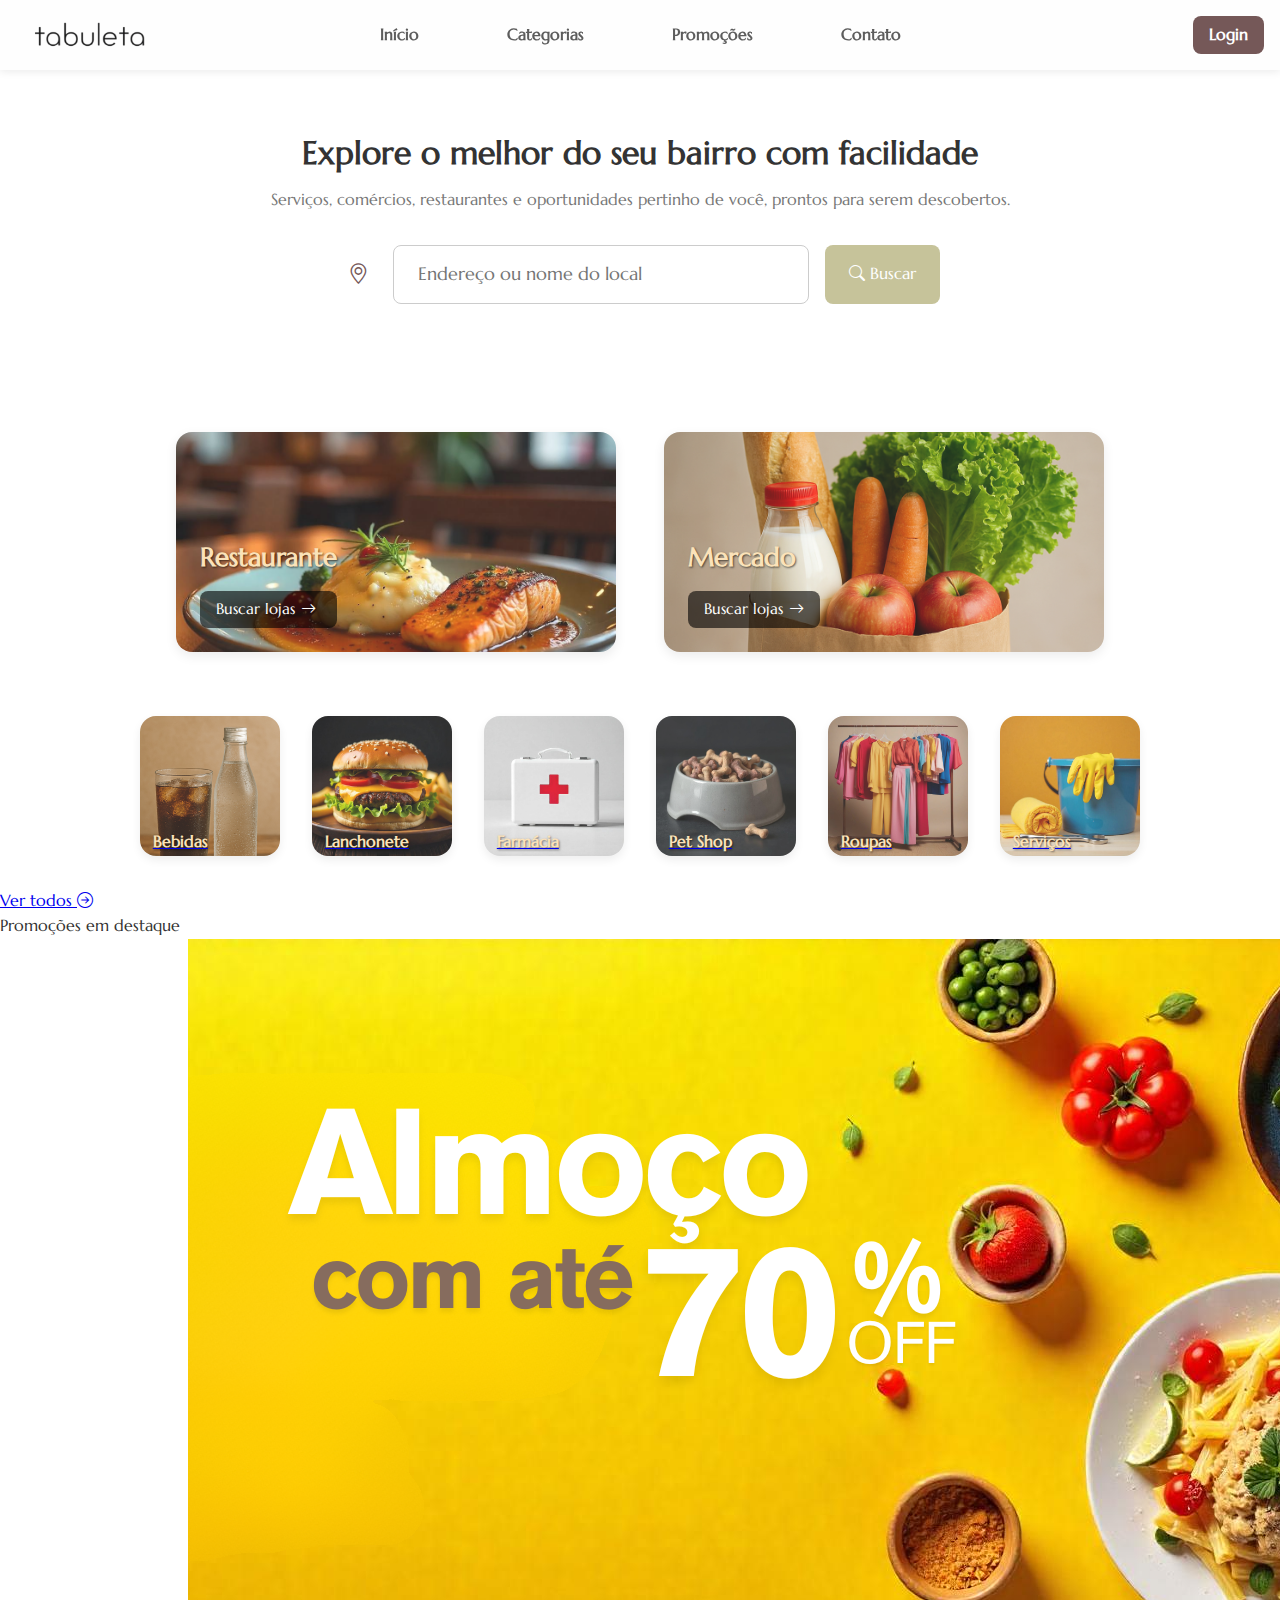
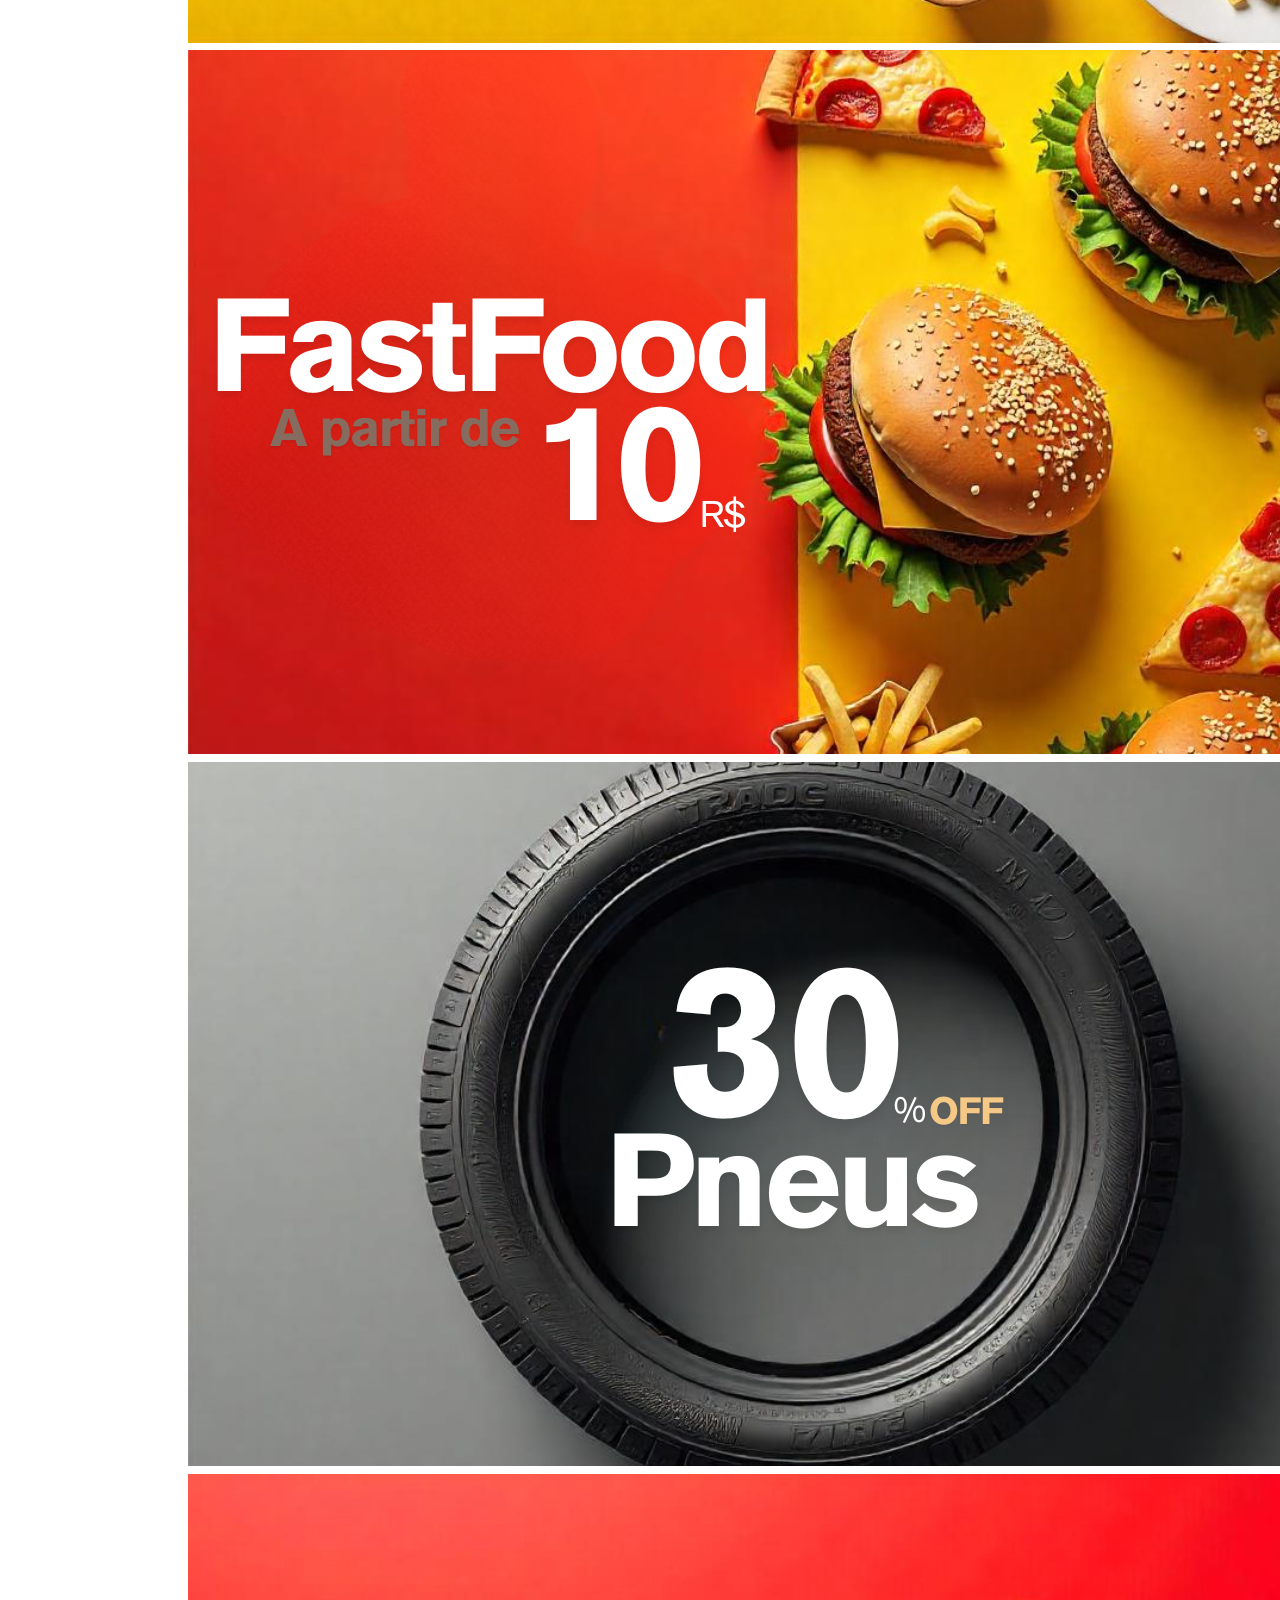
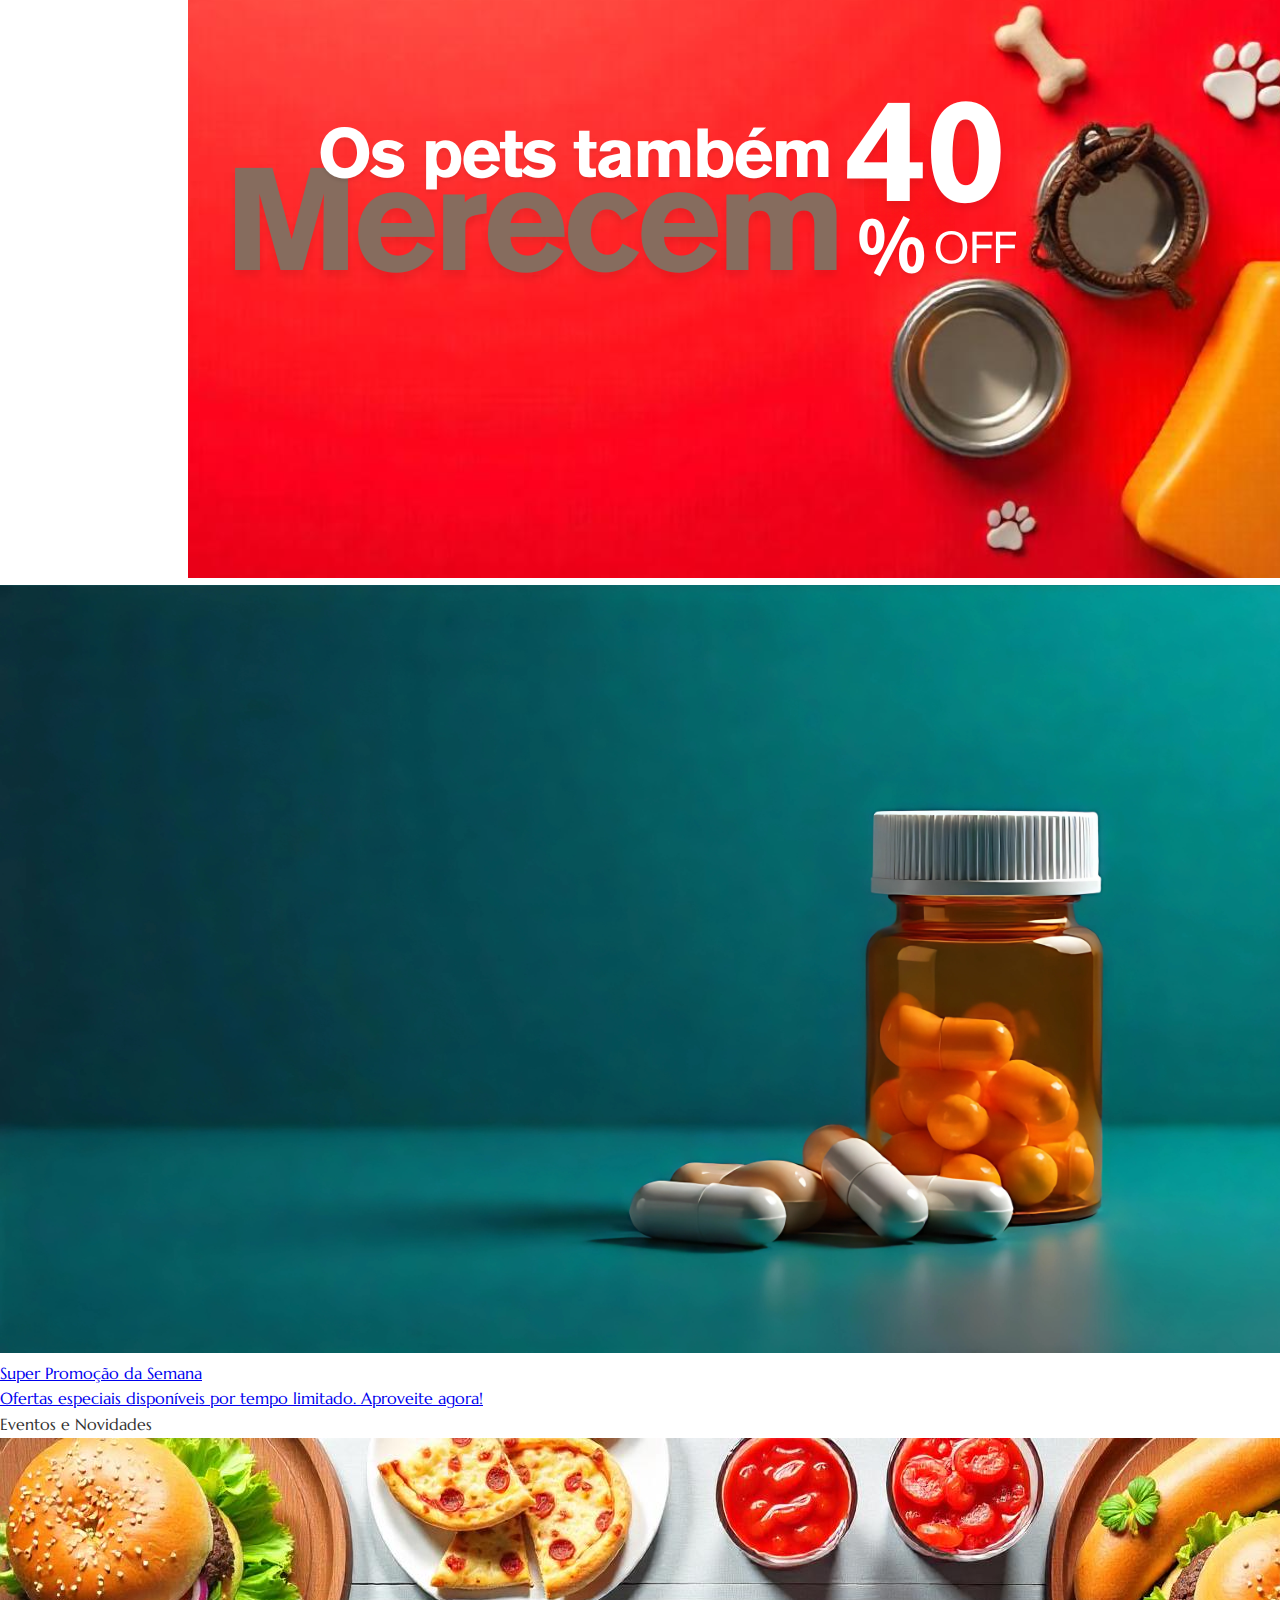
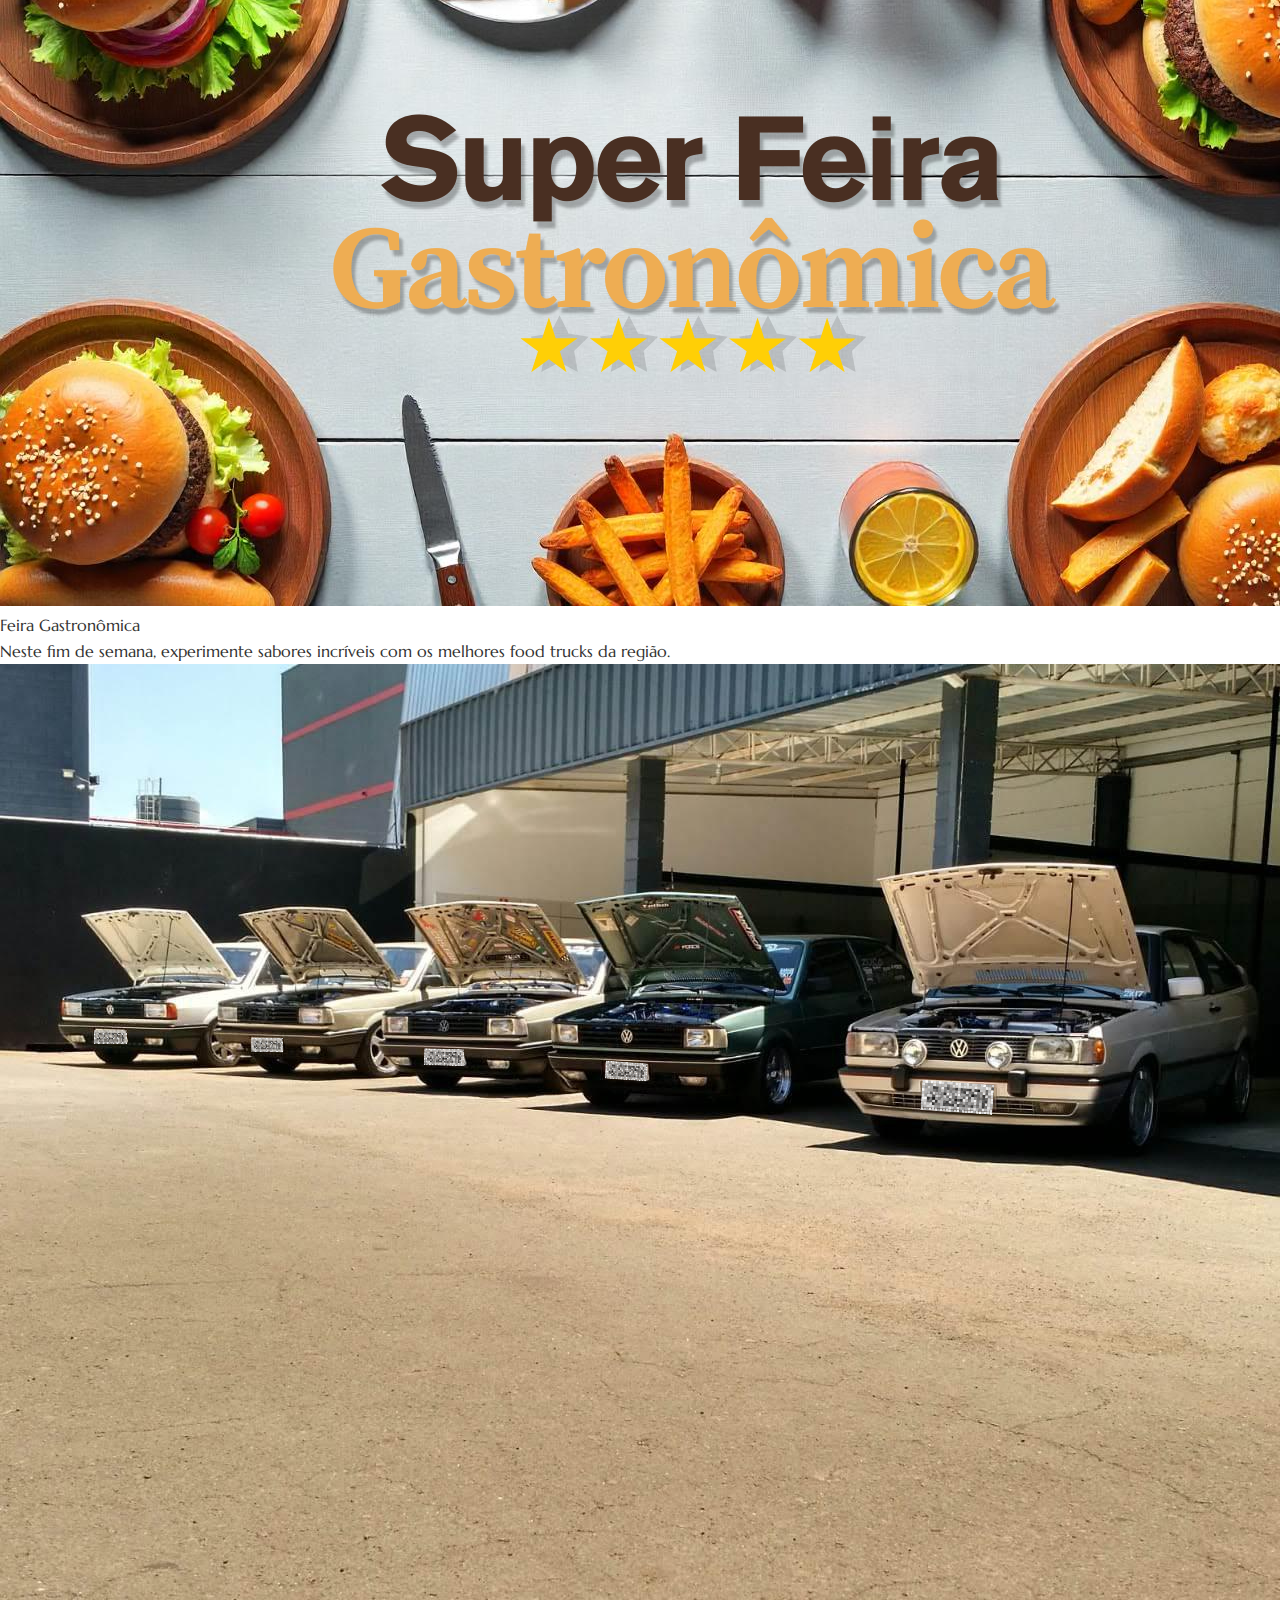
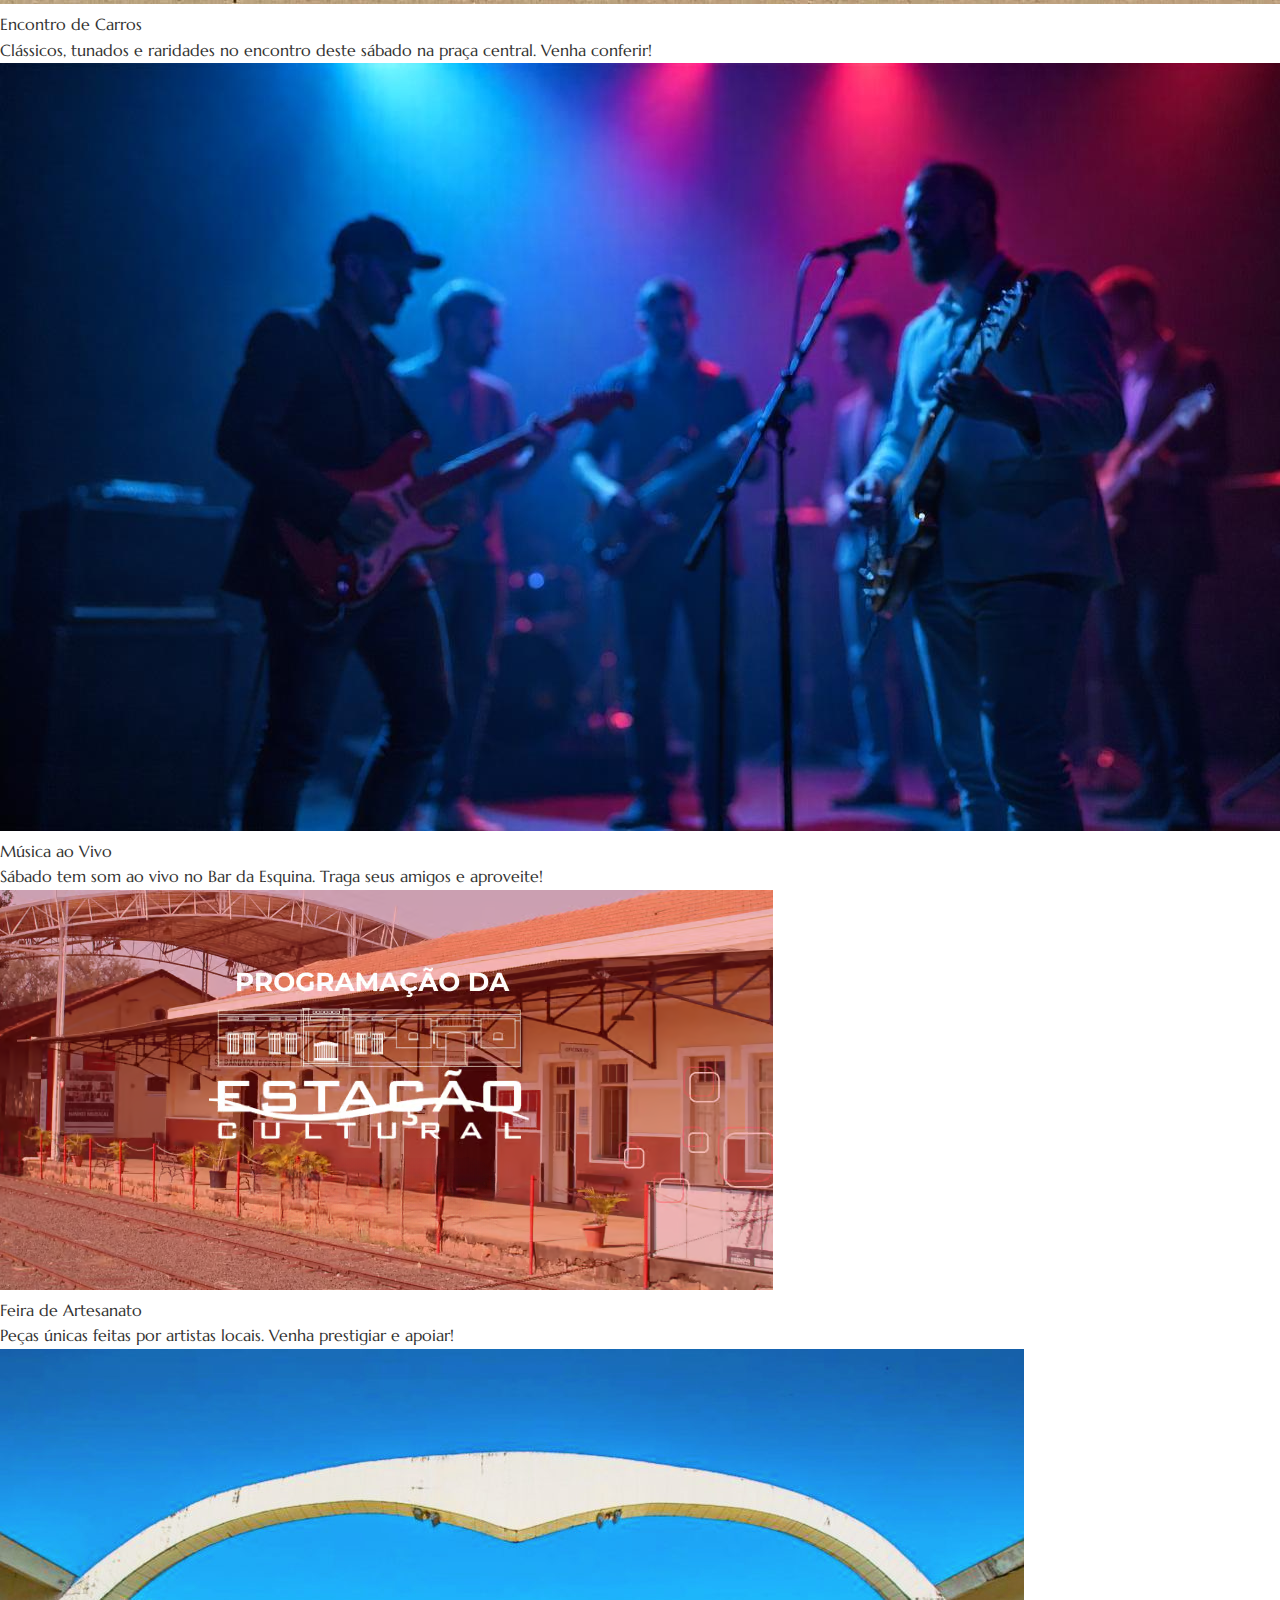
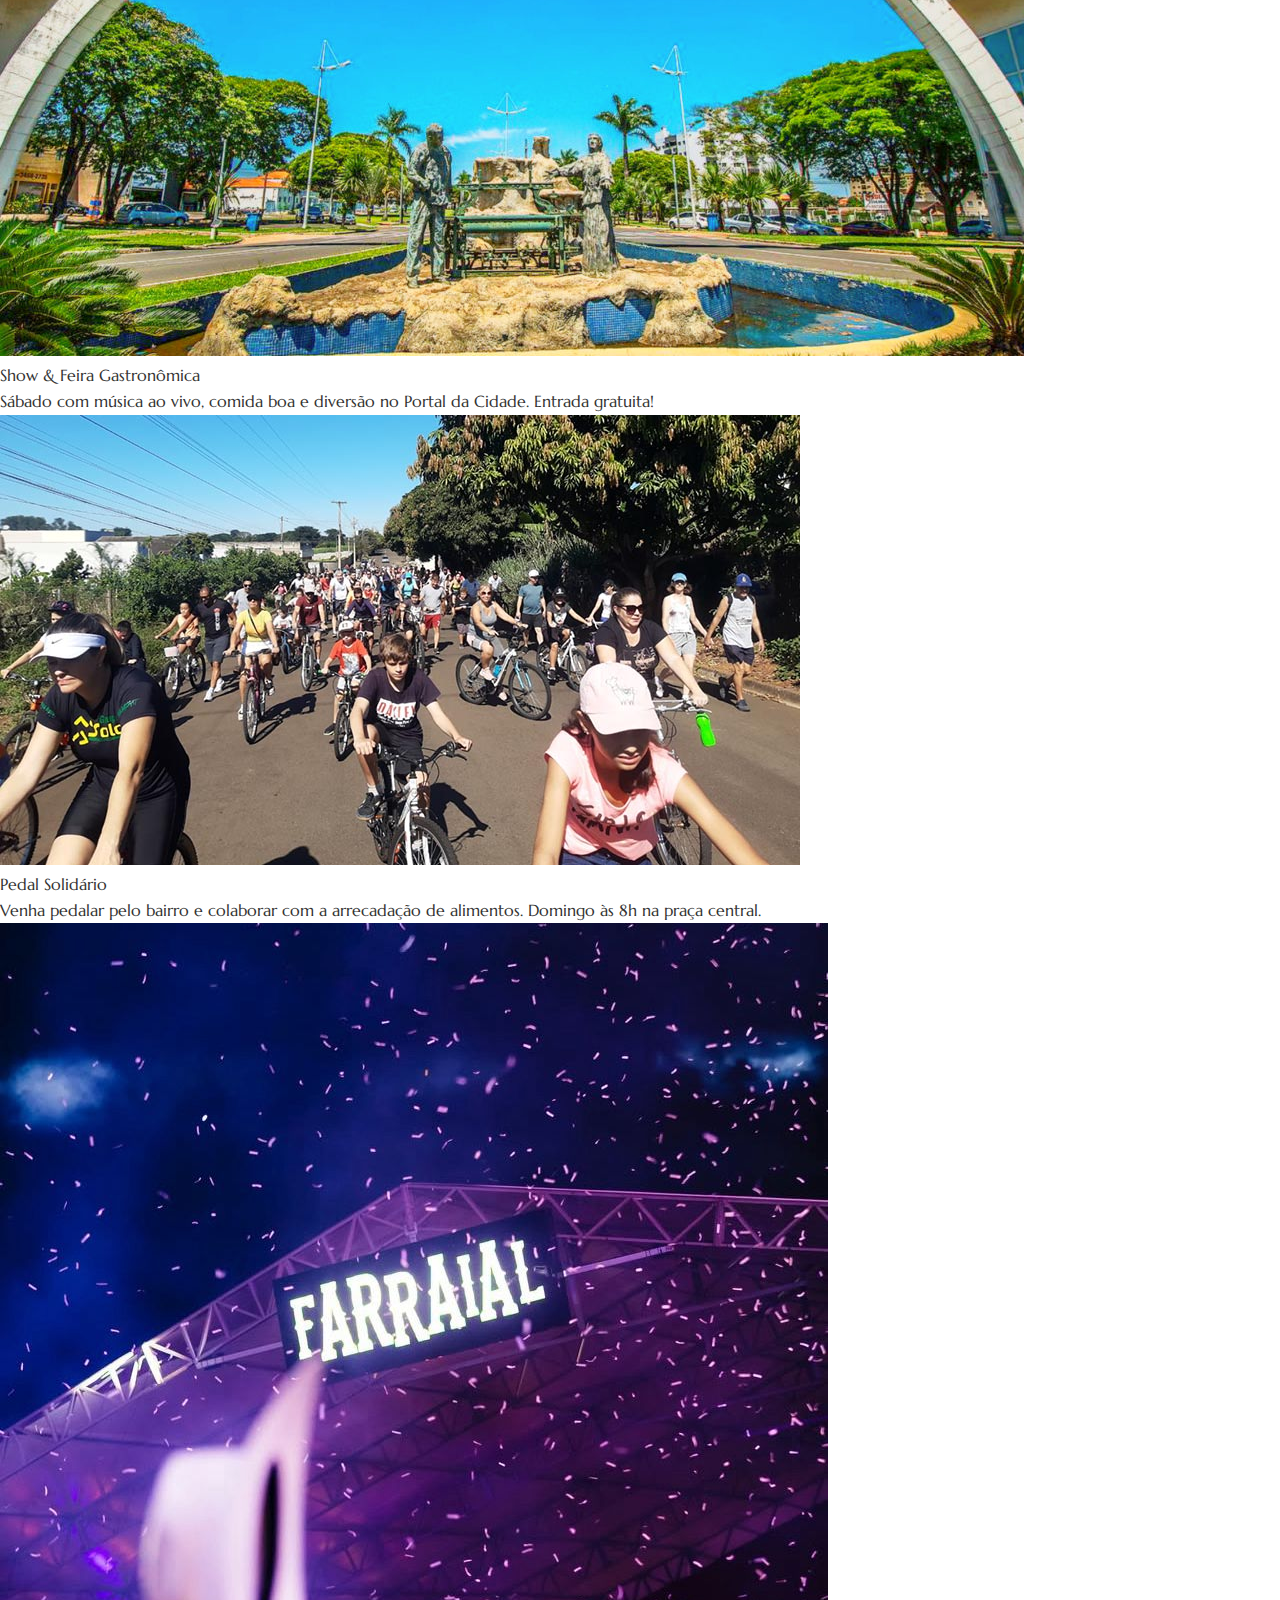
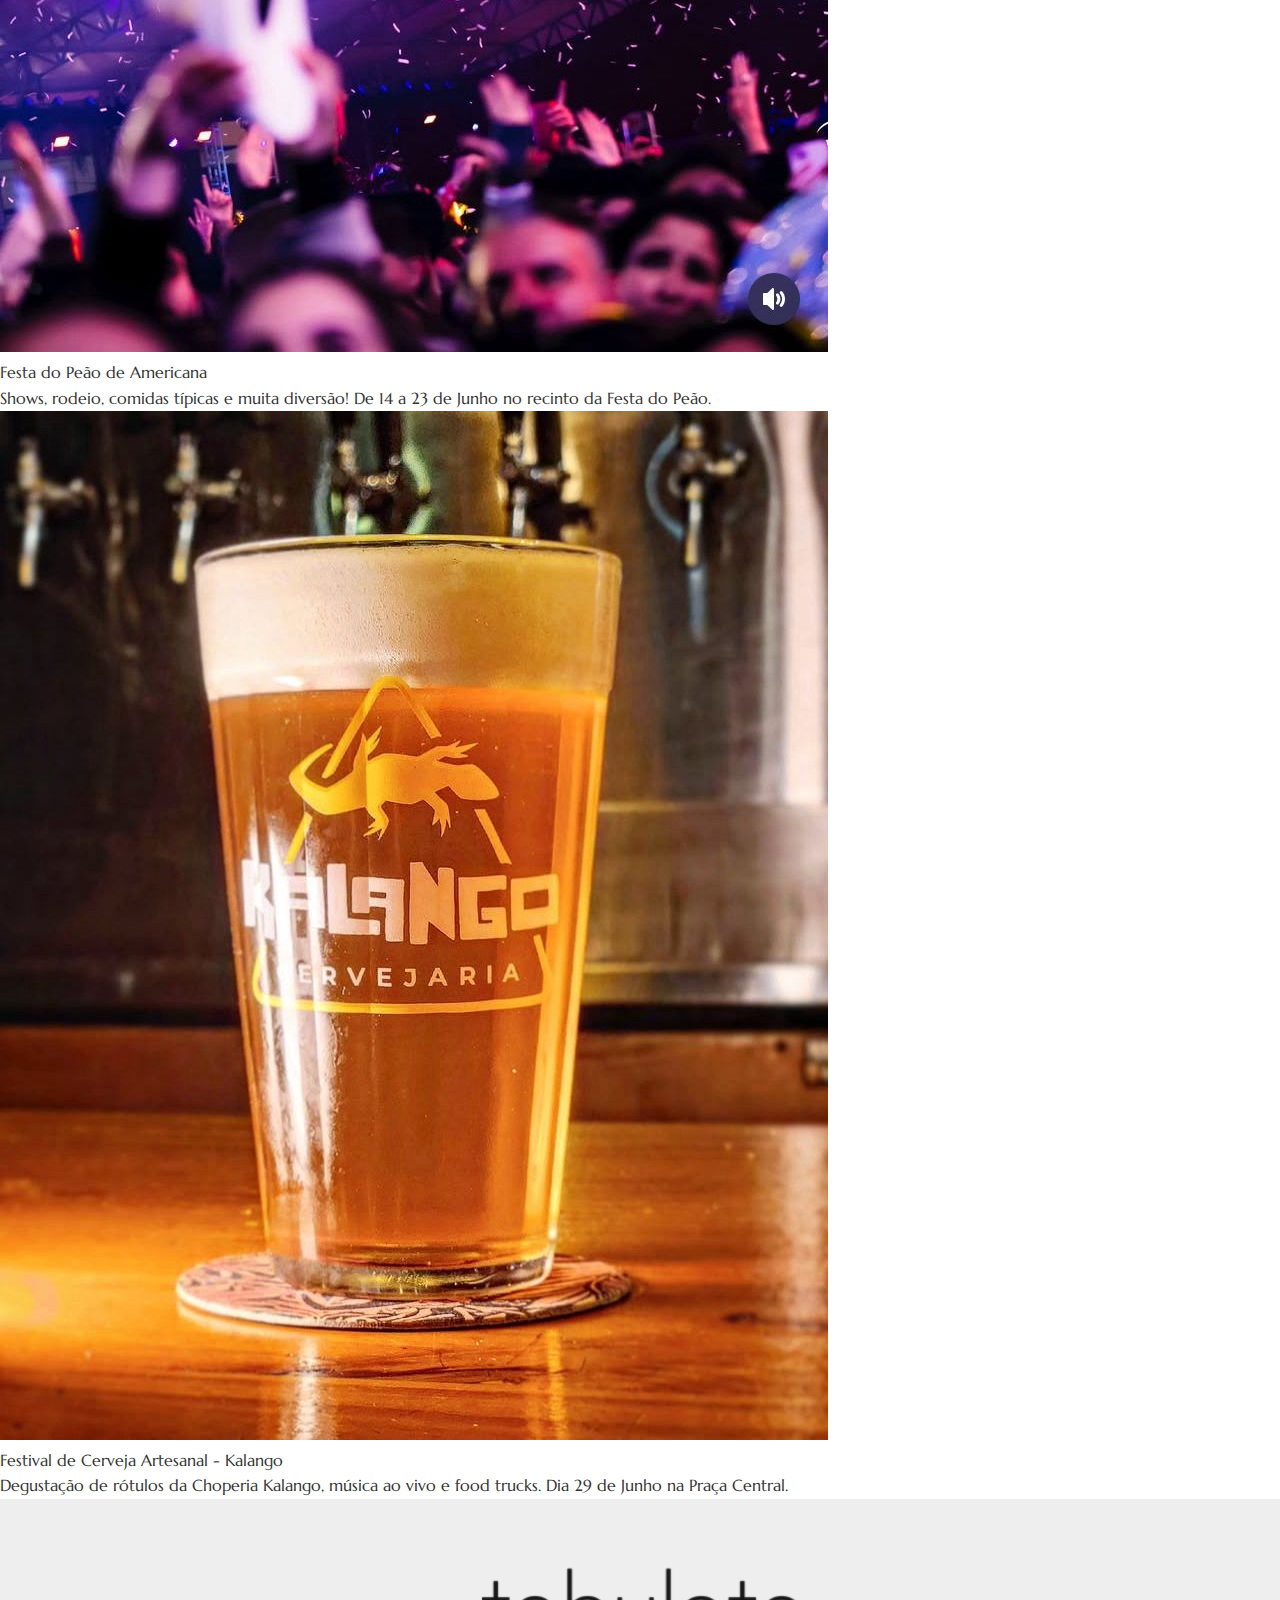
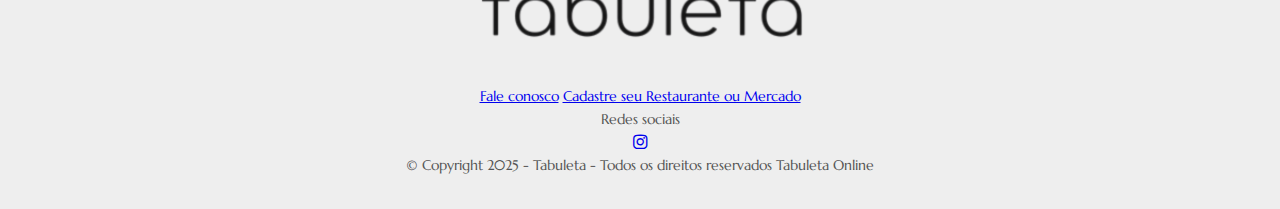
<file: index.html>
<!DOCTYPE html>
<html lang="pt-br">

<head>
    <meta name="description"
        content="Encontre os melhores estabelecimentos do seu bairro. Restaurantes, mercados, serviços e muito mais.">
    <meta name="viewport" content="width=device-width, initial-scale=1.0">
    <meta charset="UTF-8">
    <title>Tabuleta</title>

    <!-- Bootstrap & Icons -->
    <link rel="stylesheet" href="https://cdn.jsdelivr.net/npm/bootstrap-icons@1.11.3/font/bootstrap-icons.css" />
    <link rel="stylesheet" href="https://stackpath.bootstrapcdn.com/bootstrap/4.1.3/css/bootstrap.min.css"
        integrity="sha384-MCw98/SFnGE8fJT3GXwEOngsV7Zt27NXFoaoApmYm81iuXoPkFOJwJ8ERdknLPMO" crossorigin="anonymous" />

    <!-- Stylesheets -->
    <link rel="stylesheet" href="/css/reset.css">
    <link rel="stylesheet" href="/partials/header.css">
    <link rel="stylesheet" href="/css/home.css">


    <!-- Fonts -->
    <link rel="preconnect" href="https://fonts.googleapis.com" />
    <link rel="preconnect" href="https://fonts.gstatic.com" crossorigin />
    <link href="https://fonts.googleapis.com/css2?family=Marcellus&family=Marcellus+SC&display=swap" rel="stylesheet" />
    <!--icone aba-->
    <link rel="icon" href="assets/icon 32x32.png" type="image/png">



</head>

<body>
    <header class="header" role="banner">
        <div class="container-header">
            <a href="index.html" class="logo">
                <img src="/assets/Logo.png" alt="Logo Tabuleta" class="logo-img" />
            </a>


            <nav class="nav" id="nav" role="navigation" aria-label="Menu principal">
                <ul class="nav-list">
                    <li><a class="link-nav" href="home.html">Início</a></li>
                    <li><a class="link-nav" href="#categorias">Categorias</a></li>
                    <li><a class="link-nav" href="#promocoes">Promoções</a></li>
                    <li><a class="link-nav" href="#contato">Contato</a></li>
                </ul>
            </nav>

            <div class="button-contato">
                <a class="button-nav login" href="login.html">Login</a>
            </div>




            <!-- Botão abrir menu -->
            <div class="abrir-menu" id="menu-toggle" aria-label="Abrir menu">
                <i class="bi bi-list"></i>
            </div>

            <!-- Menu Mobile -->
            <div class="menu-mobile" id="menu-mobile" role="dialog" aria-modal="true">
                <button class="btn-fechar" id="closeBtn" aria-label="Fechar menu">
                    <i class="bi bi-x-lg"></i>
                </button>
                <nav>
                    <ul>
                        <li><a class="link-nav" href="home.html">Início</a></li>
                        <li><a class="link-nav" href="#categorias">Categorias</a></li>
                        <li><a class="link-nav" href="#promocoes">Promoções</a></li>
                        <li><a class="link-nav" href="#contato">Contato</a></li>
                        <li><a class="link-nav login" href="login.html">Login</a></li>
                    </ul>
                </nav>
            </div>

            <!-- Overlay -->
            <div class="overlay-menu" id="overlay"></div>
    </header>


    <main class="main-home">
        <!-- Hero -->
        <section class="hero" aria-label="Apresentação">
            <div class="hero-content">
                <h1>Explore o melhor do seu bairro com facilidade</h1>
                <p>Serviços, comércios, restaurantes e oportunidades pertinho de você, prontos para serem descobertos.
                </p>

                <form class="search-form" role="search">
                    <i class="bi bi-geo-alt local-icon" aria-hidden="true"></i>
                    <input type="text" id="endereco" name="endereco" placeholder="Endereço ou nome do local"
                        aria-label="Buscar estabelecimento">
                    <button type="submit" aria-label="Buscar"><i class="bi bi-search"></i> Buscar</button>
                </form>
            </div>
        </section>

        <!-- Categorias -->
        <section class="categorias" id="categorias" aria-label="Categorias de serviços">
            <div class="categorias-grid">
                <article class="card-categoria restaurante">
                    <img src="/assets/Food2.png" alt="Imagem de hambúrguer" class="img-categoria-bg" />
                    <div class="conteudo-card">
                        <h2>Restaurante</h2>
                        <a href="#" class="btn-card">Buscar lojas <i class="bi bi-arrow-right"></i></a>
                    </div>
                </article>


                <article class="card-categoria mercado">
                    <img src="/assets/supermarket2.png" alt="Carrinho de supermercado" class="img-categoria-bg" />
                    <div class="conteudo-card">
                        <h2>Mercado</h2>
                        <a href="#" class="btn-card">Buscar lojas <i class="bi bi-arrow-right"></i></a>
                    </div>
                </article>
            </div>
        </section>


        <section class="subcategorias" aria-label="Subcategorias de serviços">
            <div class="subcategorias-grid">

                <a href="bebidas.html" class="card-categoria-pequeno">
                    <img src="/assets/drink.png" alt="Bebidas" class="img-categoria-bg">
                    <div class="conteudo-card">
                        <h2>Bebidas</h2>
                    </div>
                </a>

                <a href="lanchonete.html" class="card-categoria-pequeno">
                    <img src="/assets/Hamburger2.png" alt="Lanchonete" class="img-categoria-bg">
                    <div class="conteudo-card">
                        <h2>Lanchonete</h2>
                    </div>
                </a>

                <a href="farmacia.html" class="card-categoria-pequeno">
                    <img src="/assets/pharmacy.jpeg" alt="Farmácia" class="img-categoria-bg">
                    <div class="conteudo-card">
                        <h2>Farmácia</h2>
                    </div>
                </a>

                <a href="petshop.html" class="card-categoria-pequeno">
                    <img src="/assets/pet.png" alt="Pet Shop" class="img-categoria-bg">
                    <div class="conteudo-card">
                        <h2>Pet Shop</h2>
                    </div>
                </a>

                <a href="roupas.html" class="card-categoria-pequeno">
                    <img src="/assets/clothes.png" alt="Roupas" class="img-categoria-bg">
                    <div class="conteudo-card">
                        <h2>Roupas</h2>
                    </div>
                </a>

                <a href="servicos.html" class="card-categoria-pequeno">
                    <img src="/assets/services.png" alt="Serviços" class="img-categoria-bg">
                    <div class="conteudo-card">
                        <h2>Serviços</h2>
                    </div>
                </a>

            </div>
        </section>


        <div class="ver-todos-wrapper">
            <a href="#categorias" class="btn-ver-todos">Ver todos <i class="bi bi-arrow-right-circle"></i></a>
        </div>



        <!-- Promoções -->
        <section class="promocoes" id="promocoes" aria-label="Promoções locais">
            <h2>Promoções em destaque</h2>

            <div class="promocoes-grid">
                <!-- 4 cards quadrados -->
                <div class="card-promocao">
                    <img src="../assets/Food-off.png" alt="Promoção 1">
                </div>

                <div class="card-promocao">
                    <img src="../assets/Hamburger-off.png" alt="Promoção 2">
                </div>

                <div class="card-promocao">
                    <img src="../assets/Pneus-off.png" alt="Promoção 3">
                </div>

                <div class="card-promocao">
                    <img src="../assets/pet-off.png" alt="Promoção 4">
                </div>
            </div>



            <!-- Card retangular -->
            <a href="pagina-destino.html" class="card-promo-retangular">
                <img src="../assets/off-pharmacy.png" alt="Super Promoção">
                <div class="info-retangular">
                    <h3>Super Promoção da Semana</h3>
                    <p>Ofertas especiais disponíveis por tempo limitado. Aproveite agora!</p>
                </div>
            </a>
        </section>


        <!-- Eventos e Novidades -->
        <section class="eventos" id="eventos" aria-label="Eventos e Novidades no Bairro">
            <h2>Eventos e Novidades</h2>
            <div class="eventos-grid">
                <div class="card-evento">
                    <img src="../assets/feira-gastronomica.png" alt="Feira Gastronômica">
                    <div class="info-evento">
                        <h3>Feira Gastronômica</h3>
                        <p>Neste fim de semana, experimente sabores incríveis com os melhores food trucks da região.</p>
                    </div>
                </div>

                <div class="card-evento">
                    <img src="../assets/Encontro de Carros.png" alt="Encontro de Carros">
                    <div class="info-evento">
                        <h3>Encontro de Carros</h3>
                        <p>Clássicos, tunados e raridades no encontro deste sábado na praça central. Venha conferir!</p>
                    </div>
                </div>


                <div class="card-evento">
                    <img src="../assets/musica-ao-vivo.png" alt="Música ao Vivo">
                    <div class="info-evento">
                        <h3>Música ao Vivo</h3>
                        <p>Sábado tem som ao vivo no Bar da Esquina. Traga seus amigos e aproveite!</p>
                    </div>
                </div>

                <div class="card-evento">
                    <img src="../assets/Estação.png" alt="Feira de Artesanato">
                    <div class="info-evento">
                        <h3>Feira de Artesanato</h3>
                        <p>Peças únicas feitas por artistas locais. Venha prestigiar e apoiar!</p>
                    </div>
                </div>


                <div class="card-evento">
                    <img src="../assets/portal-americana.jpg" alt="Show e Feira Gastronômica no Portal da Cidade">
                    <div class="info-evento">
                        <h3>Show & Feira Gastronômica</h3>
                        <p>Sábado com música ao vivo, comida boa e diversão no Portal da Cidade. Entrada gratuita!</p>
                    </div>
                </div>



                <div class="card-evento">
                    <img src="../assets/bike.jpg" alt="Pedal Solidário no Bairro">
                    <div class="info-evento">
                        <h3>Pedal Solidário</h3>
                        <p>Venha pedalar pelo bairro e colaborar com a arrecadação de alimentos. Domingo às 8h na praça
                            central.</p>
                    </div>
                </div>


                <div class="card-evento">
                    <img src="../assets/Festa-peao.jpeg" alt="Festa do Peão de Americana">
                    <div class="info-evento">
                        <h3>Festa do Peão de Americana</h3>
                        <p>Shows, rodeio, comidas típicas e muita diversão! De 14 a 23 de Junho no recinto da Festa do
                            Peão.</p>
                    </div>
                </div>

                <div class="card-evento">
                    <img src="../assets/kalango.jpeg" alt="Festival de Cerveja Artesanal Kalango">
                    <div class="info-evento">
                        <h3>Festival de Cerveja Artesanal - Kalango</h3>
                        <p>Degustação de rótulos da Choperia Kalango, música ao vivo e food trucks. Dia 29 de Junho na
                            Praça Central.</p>
                    </div>
                </div>






            </div>
        </section>



    </main>










    <footer class="footer" id="contato">
        <div class="footer-top">
            <div class="footer-left">
                <img src="/assets/Logo.png" alt="Logo Tabuleta" class="footer-logo-img" />

                <div class="footer-links">
                    <a href="#">Fale conosco</a>
                    <a href="#">Cadastre seu Restaurante ou Mercado</a>
                </div>
            </div>

            <div class="footer-social">
                <h1>Redes sociais</h1>
                <a href="https://www.instagram.com" target="_blank" aria-label="Instagram">
                    <i class="bi bi-instagram"></i>
                </a>
            </div>
        </div>

        <div class="footer-bottom">
            <p>&copy; Copyright 2025 - Tabuleta - Todos os direitos reservados Tabuleta Online </p>
        </div>
    </footer>







    <script src="/js/header.js"></script>

</body>

</html>
</file>
<file: partials/header.css>
.header {
    position: fixed;
    top: 0;
    width: 100%;
    background-color: #fefefe;
    box-shadow: 0 2px 8px rgba(0, 0, 0, 0.08);
    z-index: 1000;
}


.container-header {
    position: relative;
    width: 100%;
    padding: 1rem 0;
    display: flex;
    justify-content: center;
    align-items: center;
    height: 70px;
}

.logo {
    position: absolute;
    left: 1rem;
    display: flex;
    align-items: center;
}

.logo-img {
    height: 50px;
    object-fit: contain;
    display: block;
    margin: 0;
    padding: 0;
}


.nav {
    flex: 1;
    display: flex;
    justify-content: center;
    align-items: center;
}

.nav-list {
    display: flex;
    gap: 5.5rem;
    list-style: none;
    text-decoration: none;
    align-items: center;
    padding: 0;
    margin: 0;
}


.link-nav {
    text-decoration: none;
    font-weight: 600;
    color: #5d5d5d;
    transition: color 0.3s ease;
    font-family: 'Roboto', "Marcellus", sans-serif, "Marcellus SC", serif;
}

.link-nav:hover {
    color: #9cad9a;
    text-decoration: none;
}

.button-contato {
    position: absolute;
    right: 1rem;
    display: flex;
    align-items: center;
}

.button-nav.login {
    background-color: #755858;
    color: #fff;
    padding: 0.4rem 1rem;
    border-radius: 8px;
    font-weight: 600;
    transition: background-color 0.3s;
    text-decoration: none;
    font-family: 'Roboto', "Marcellus", sans-serif, "Marcellus SC", serif;
}

.button-nav.login:hover {
    background-color: #5a4545;
    text-decoration: none;
}

/* Menu mobile */
.abrir-menu {
    display: none;
    font-size: 1.5rem;
    background: none;
    border: none;
}

.menu-mobile {
    display: none;
    position: fixed;
    top: 0;
    right: 0;
    width: 260px;
    height: 100vh;
    background-color: #fff;
    box-shadow: -2px 0 6px rgba(0, 0, 0, 0.1);
    padding: 2rem 1rem;
    flex-direction: column;
    z-index: 2000;
    text-decoration: none;
}

.menu-mobile nav ul {
    list-style: none;
    display: flex;
    flex-direction: column;
    gap: 1.5rem;
    align-items: center;
}

.overlay-menu {
    display: none;
    position: fixed;
    top: 0;
    left: 0;
    width: 100%;
    height: 100vh;
    background-color: rgba(0, 0, 0, 0.4);
    z-index: 1500;
}

/* Responsivo */
@media (max-width: 768px) {

    .nav,
    .button-contato {
        display: none;
    }

    .abrir-menu {
        display: block;
    }

    .menu-mobile {
        display: flex;
    }

    .overlay-menu.ativo {
        display: block;
    }
}
</file>
<file: css/home.css>
/* Reset básico */
* {
    margin: 0;
    padding: 0;
    box-sizing: border-box;
}

body {
    font-family: 'Roboto', "Marcellus", sans-serif, "Marcellus SC", serif;
    color: #333;
    background-color: #fff;
    line-height: 1.6;
}

/* Hero */
.hero {
    background: #fff;
    padding: 8rem 2rem 4rem;
    text-align: center;
}

.hero h1 {
    font-size: 2rem;
    color: #333;
    font-weight: 700;
}

.hero p {
    color: #777;
    margin-top: 0.5rem;
    margin-bottom: 2rem;
}

.search-form {
    max-width: 600px;
    margin: 0 auto;
    display: flex;
    gap: 1rem;
    justify-content: center;
    flex-wrap: wrap;
}


.local-icon {
    font-size: 1.3rem;
    color: #755858;
    align-self: center;
    padding: 0.5rem;
    display: flex;
    align-items: center;
}

.search-form input {
    flex: 1;
    padding: 0.9rem 1.5rem;
    font-size: 1.1rem;
    border: 1.5px solid #ccc;
    border-radius: 8px;
    min-width: 300px;
    max-width: 600px;
    width: 100%;
}

.search-form button {
    background: #c6c39a;
    color: white;
    border: none;
    padding: 0.9rem 1.5rem;
    border-radius: 8px;
    font-weight: 500;
    cursor: pointer;
    font-size: 1rem;
}

.label-pesquisa {
    display: block;
    text-align: center;
    font-size: 1.1rem;
    font-weight: 500;
    margin-bottom: 0.5rem;
    color: #555;
    width: 100%;
}



/* Seção de categorias */
.categorias-grid {
    display: flex;
    gap: 3rem;
    justify-content: center;
    flex-wrap: wrap;
    padding: 4rem 2rem;
}

.card-categoria {
    position: relative;
    width: 440px;
    height: 220px;
    border-radius: 1rem;
    overflow: hidden;
    box-shadow: 0 4px 12px rgba(0, 0, 0, 0.08);
    display: flex;
    align-items: flex-end;
    font-family: "Marcellus", "Marcellus SC", 'Roboto', sans-serif, serif;
    transition: transform 0.3s ease;
}

.card-categoria:hover {
    transform: translateY(-6px);
}


.img-categoria-bg {
    position: absolute;
    inset: 0;
    width: 100%;
    height: 100%;
    object-fit: cover;
    z-index: 1;
    opacity: 0.88;
}

/* Conteúdo sobre a imagem */
.conteudo-card {
    position: relative;
    z-index: 2;
    color: #fbe2b9;
    padding: 1.5rem;
    display: flex;
    flex-direction: column;
    gap: 0.8rem;
}

.conteudo-card h2 {
    font-size: 1.6rem;
    font-weight: 700;
    font-family: 'Marcellus', serif;
    text-shadow: 1px 1px 2px rgba(0, 0, 0, 0.6);
}

/* Botão interno */
.btn-card {
    background-color: rgba(0, 0, 0, 0.6);
    color: #fff;
    padding: 0.4rem 1rem;
    border-radius: 8px;
    font-weight: 500;
    font-size: 0.95rem;
    display: inline-flex;
    align-items: center;
    gap: 0.4rem;
    text-decoration: none !important;
    transition: background-color 0.3s;
}

.btn-card:hover {
    background-color: rgba(0, 0, 0, 0.8);
    color: #fff !important;
    text-decoration: none !important;
}

.btn-card:visited {
    color: #fff !important;
    text-decoration: none !important;
}






/* Subcartões */
.subcategorias-grid {
    display: flex;
    flex-wrap: wrap;
    gap: 2rem;
    justify-content: center;
    padding: 2rem;
    margin-top: -2rem;
}

.card-categoria-pequeno {
    position: relative;
    width: 140px;
    height: 140px;
    border-radius: 1rem;
    overflow: hidden;
    box-shadow: 0 4px 10px rgba(0, 0, 0, 0.07);
    display: flex;
    align-items: flex-end;
    transition: transform 0.3s ease;
    font-family: "Marcellus", "Marcellus SC", 'Roboto', sans-serif, serif;
}

.card-categoria-pequeno:hover {
    transform: translateY(-4px);
}

.card-categoria-pequeno .img-categoria-bg {
    position: absolute;
    inset: 0;
    width: 100%;
    height: 100%;
    object-fit: cover;
    z-index: 1;
    opacity: 0.85;
}

.card-categoria-pequeno .conteudo-card {
    position: relative;
    z-index: 2;
    color: #fbe2b9;
    padding: 0.1rem 0.8rem;
    display: flex;
    flex-direction: column;
    gap: 0.4rem;
}


.card-categoria-pequeno h2 {
    font-size: 1rem;
    font-weight: 600;
    text-shadow: 1px 1px 2px rgba(0, 0, 0, 0.5);
}








/* Footer */
footer {
    background-color: #eee;
    text-align: center;
    padding: 2rem;
    font-size: 0.9rem;
    color: #555;
}

/* Responsivo */
@media (max-width: 768px) {
    .nav ul {
        display: none;
    }

    .search-bar {
        flex-direction: column;
    }

    .categorias {
        flex-direction: column;
        align-items: center;
    }
}
</file>
